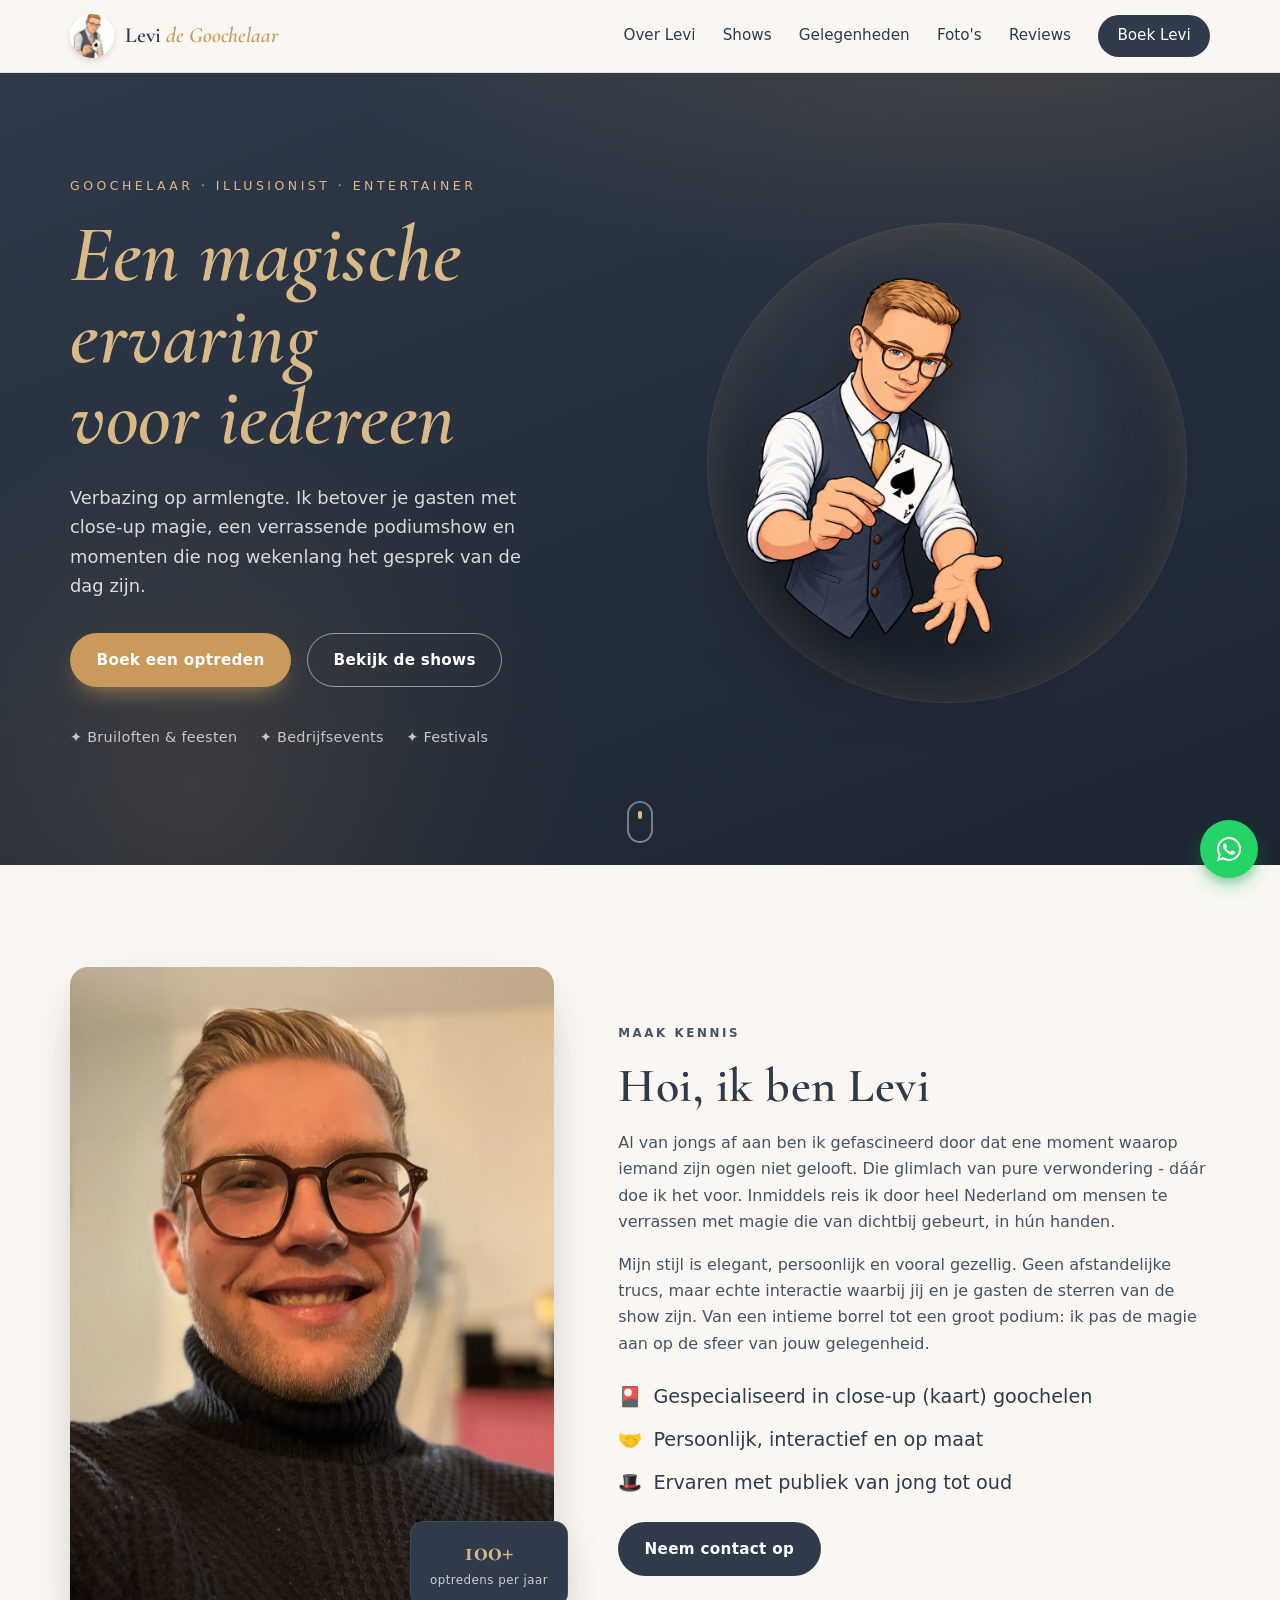
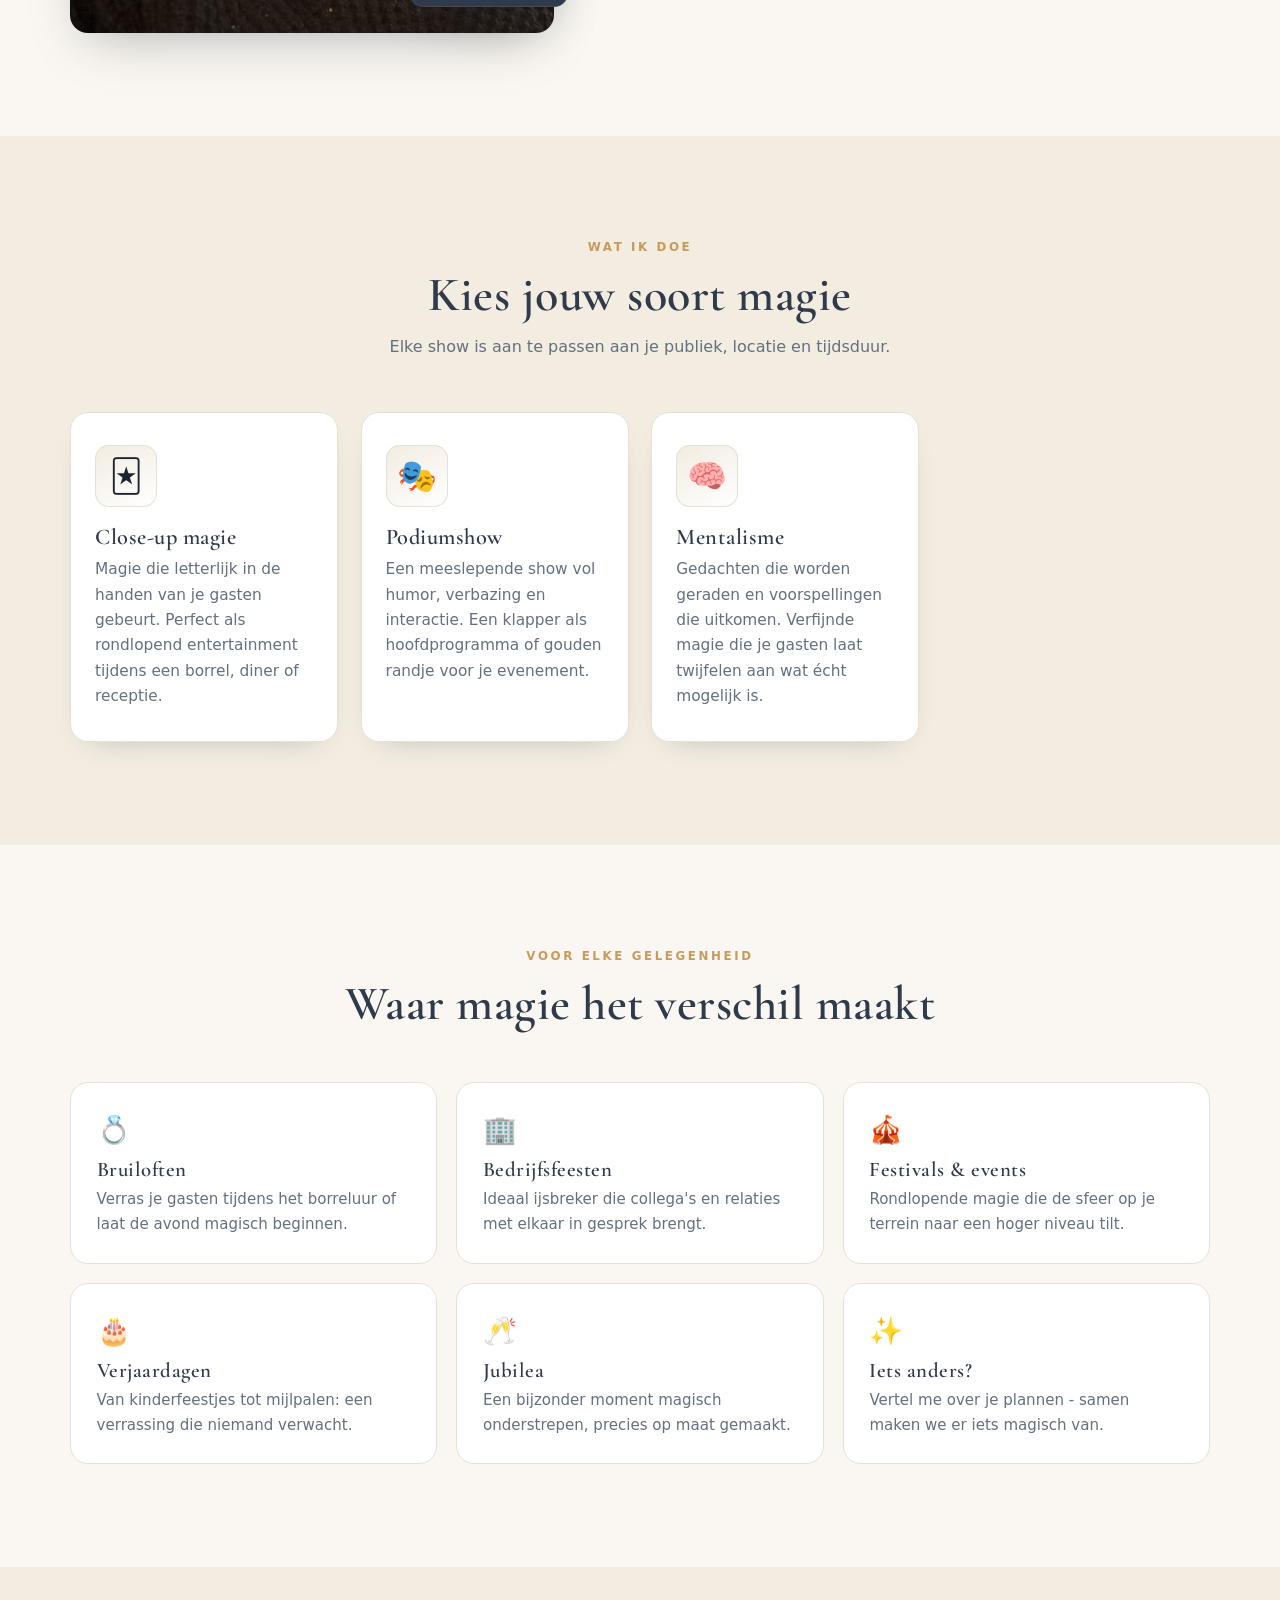
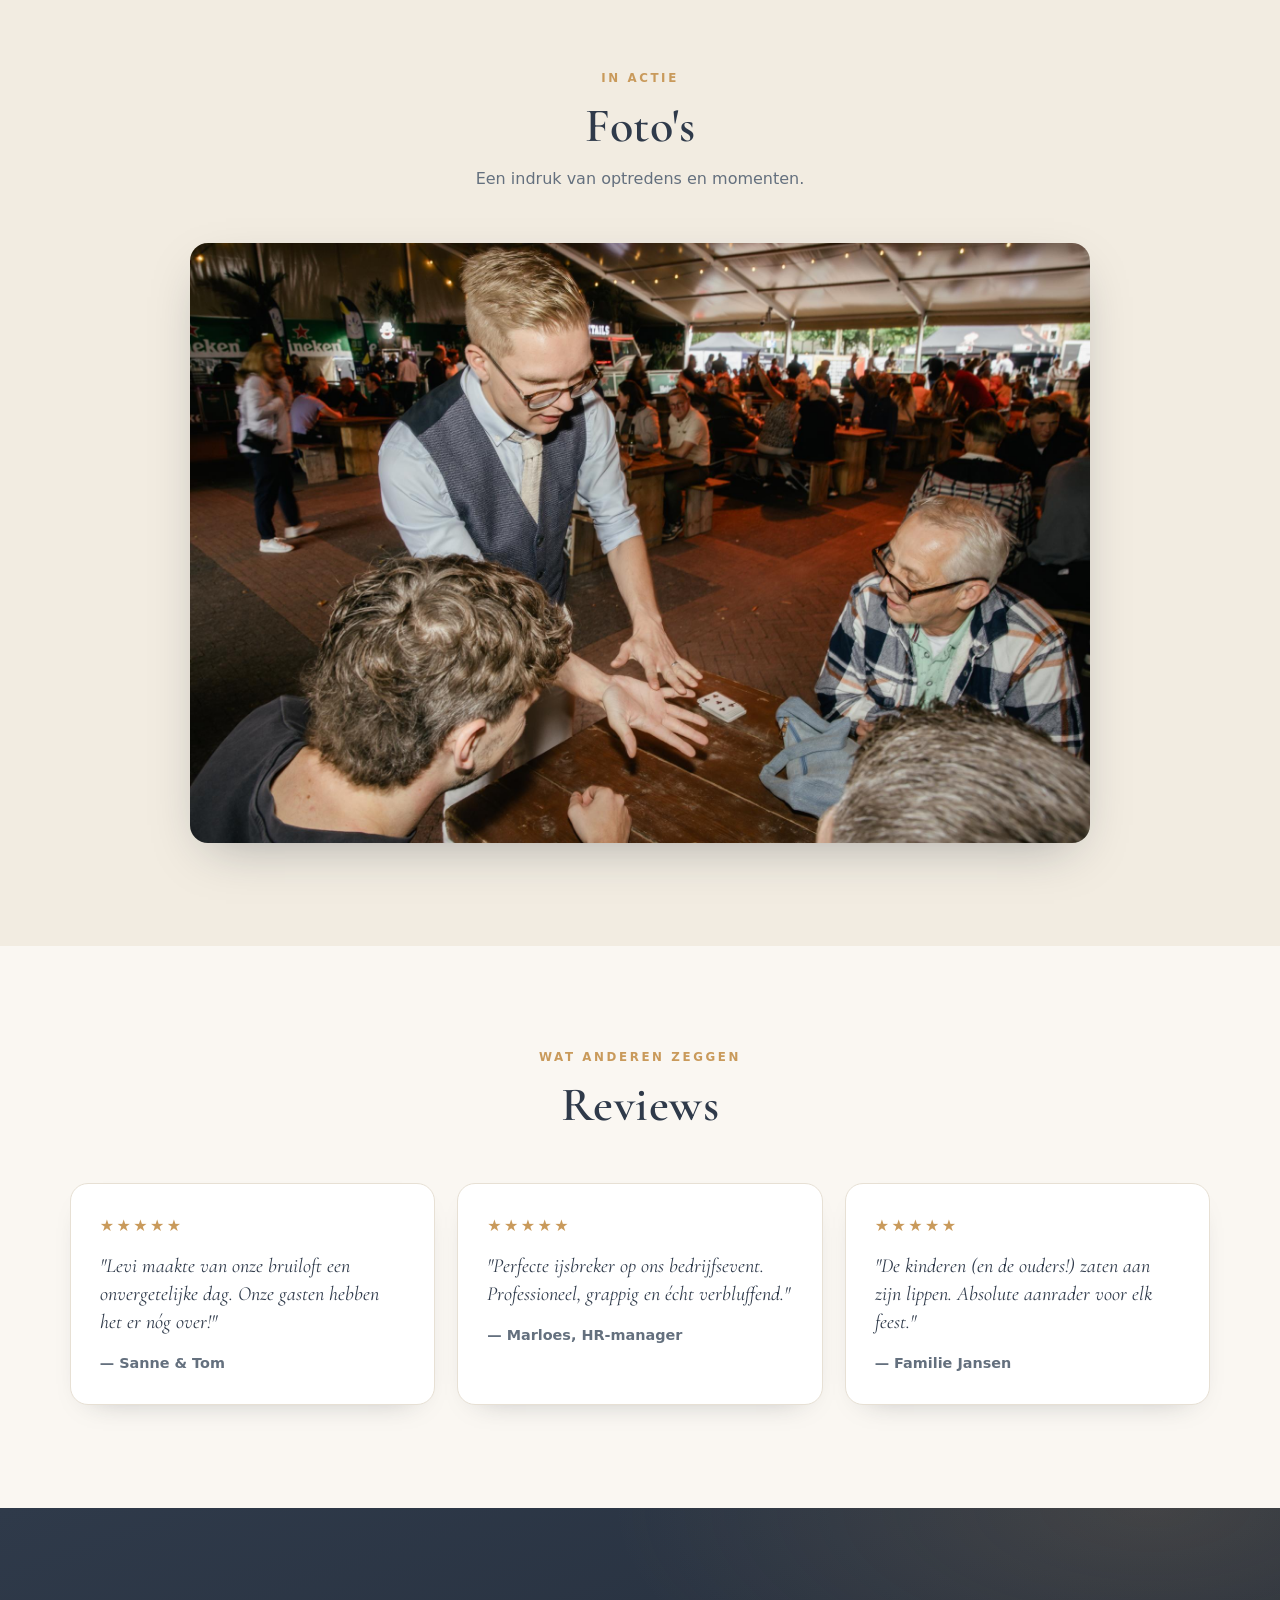
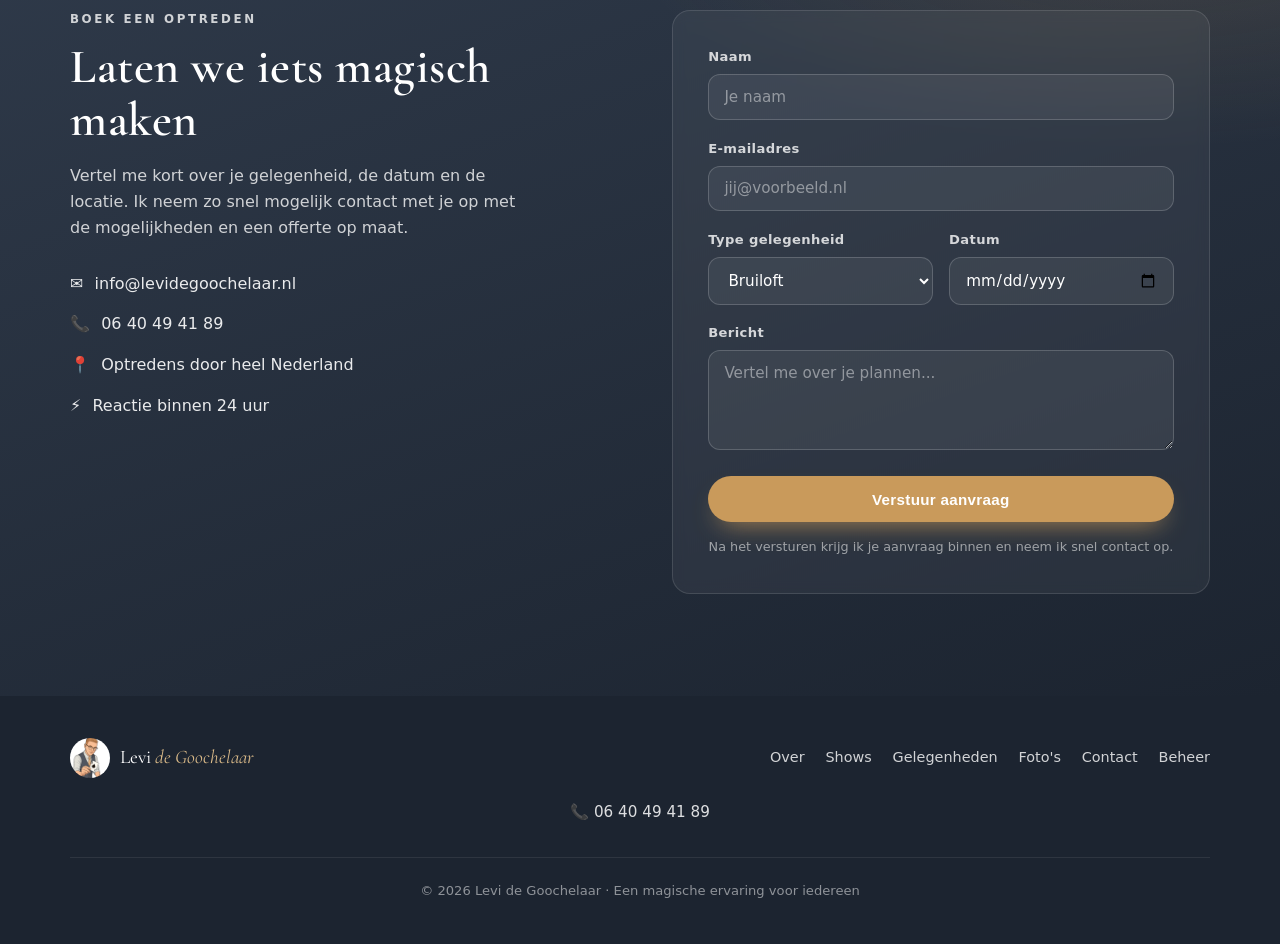
<file: index.html>
<!DOCTYPE html>
<html lang="nl">
<head>
  <meta charset="UTF-8" />
  <meta name="viewport" content="width=device-width, initial-scale=1.0" />
  <title>Levi de Goochelaar — Een magische ervaring voor iedereen</title>
  <meta name="description" content="Levi de Goochelaar verzorgt verbluffende close-up magie, podiumshows en kindershows voor bruiloften, bedrijfsfeesten, festivals en verjaardagen. Boek een magische ervaring!" />
  <meta name="theme-color" content="#2f3a4a" />

  <!-- Open Graph / social -->
  <meta property="og:type" content="website" />
  <meta property="og:title" content="Levi de Goochelaar — Een magische ervaring voor iedereen" />
  <meta property="og:description" content="Verbluffende close-up magie, podiumshows en kindershows voor elke gelegenheid." />
  <meta property="og:image" content="assets/img/logo-square.png" />
  <meta property="og:url" content="https://levidegoochelaar.nl" />
  <meta name="twitter:card" content="summary_large_image" />

  <link rel="canonical" href="https://levidegoochelaar.nl" />
  <link rel="preconnect" href="https://fonts.googleapis.com" />
  <link rel="preconnect" href="https://fonts.gstatic.com" crossorigin />
  <link href="https://fonts.googleapis.com/css2?family=Cormorant+Garamond:ital,wght@0,500;0,600;1,500;1,600&display=swap" rel="stylesheet" />
  <link rel="icon" type="image/png" sizes="32x32" href="assets/img/favicon-32.png" />
  <link rel="apple-touch-icon" href="assets/img/favicon-180.png" />
  <link rel="stylesheet" href="styles.css" />
  <script>document.documentElement.className += " js";</script>

  <!-- Structured data for search engines -->
  <script type="application/ld+json">
  {
    "@context": "https://schema.org",
    "@type": "Person",
    "name": "Levi de Goochelaar",
    "jobTitle": "Goochelaar",
    "description": "Goochelaar gespecialiseerd in close-up magie, podiumshows en kindershows.",
    "url": "https://levidegoochelaar.nl",
    "areaServed": "Nederland",
    "knowsAbout": ["Close-up magie", "Podiumshow", "Kindershow", "Mentalisme"]
  }
  </script>
</head>
<body>

  <!-- NAVIGATION -->
  <header class="nav" id="top">
    <div class="nav__inner">
      <a class="nav__brand" href="#top" aria-label="Levi de Goochelaar — naar boven">
        <img src="assets/img/favicon-180.png" alt="" class="nav__logo" width="44" height="44" />
        <span class="nav__name">Levi <em>de Goochelaar</em></span>
      </a>

      <button class="nav__toggle" id="navToggle" aria-label="Menu openen" aria-expanded="false">
        <span></span><span></span><span></span>
      </button>

      <nav class="nav__menu" id="navMenu">
        <a href="#over">Over Levi</a>
        <a href="#shows">Shows</a>
        <a href="#gelegenheden">Gelegenheden</a>
        <a href="#fotos">Foto's</a>
        <a href="#reviews">Reviews</a>
        <a href="#contact" class="nav__cta">Boek Levi</a>
      </nav>
    </div>
  </header>

  <!-- HERO -->
  <section class="hero">
    <div class="hero__glow" aria-hidden="true"></div>
    <div class="hero__inner">
      <div class="hero__text">
        <p class="hero__eyebrow" data-cms="hero.eyebrow">Goochelaar &middot; Illusionist &middot; Entertainer</p>
        <h1 class="hero__title"><span data-cms="hero.titleTop">Een magische ervaring</span><br><span data-cms="hero.titleBottom">voor iedereen</span></h1>
        <p class="hero__lead" data-cms="hero.lead">
          Verbazing op armlengte. Ik betover je gasten met close-up magie, een verrassende
          podiumshow en momenten die nog wekenlang het gesprek van de dag zijn.
        </p>
        <div class="hero__actions">
          <a href="#contact" class="btn btn--gold" data-cms="hero.ctaPrimary">Boek een optreden</a>
          <a href="#shows" class="btn btn--ghost" data-cms="hero.ctaSecondary">Bekijk de shows</a>
        </div>
        <ul class="hero__badges">
          <li>✦ Bruiloften &amp; feesten</li>
          <li>✦ Bedrijfsevents</li>
          <li>✦ Festivals</li>
        </ul>
      </div>
      <div class="hero__art">
        <div class="hero__disc" aria-hidden="true"></div>
        <img src="assets/img/levi-figure.png" alt="Illustratie van Levi de Goochelaar met een schoppenaas" class="hero__figure" width="500" height="500" data-cms="hero.figure" />
      </div>
    </div>
    <a href="#over" class="hero__scroll" aria-label="Scroll naar beneden">
      <span></span>
    </a>
  </section>

  <!-- OVER LEVI -->
  <section class="section" id="over">
    <div class="wrap over">
      <div class="over__media reveal">
        <img src="assets/img/levi-portret.jpg" alt="Portret van Levi" width="500" height="666" data-cms="about.portrait" />
        <div class="over__badge">
          <strong data-cms="about.badgeNumber">100+</strong>
          <span data-cms="about.badgeLabel">optredens per jaar</span>
        </div>
      </div>
      <div class="over__text reveal">
        <p class="eyebrow" data-cms="about.eyebrow">Maak kennis</p>
        <h2 data-cms="about.heading">Hoi, ik ben Levi</h2>
        <p data-cms="about.p1">
          Al van jongs af aan ben ik gefascineerd door dat ene moment waarop iemand zijn ogen
          niet gelooft. Die glimlach van pure verwondering — dáár doe ik het voor. Inmiddels reis
          ik door heel Nederland om mensen te verrassen met magie die van dichtbij gebeurt, in
          hún handen.
        </p>
        <p data-cms="about.p2">
          Mijn stijl is elegant, persoonlijk en vooral gezellig. Geen afstandelijke trucs, maar
          echte interactie waarbij jij en je gasten de sterren van de show zijn. Van een intieme
          borrel tot een groot podium: ik pas de magie aan op de sfeer van jouw gelegenheid.
        </p>
        <ul class="over__list">
          <li><span>🎴</span> <span data-cms="about.list.0">Gespecialiseerd in close-up kaart- &amp; muntmagie</span></li>
          <li><span>🤝</span> <span data-cms="about.list.1">Persoonlijk, interactief en op maat</span></li>
          <li><span>🎩</span> <span data-cms="about.list.2">Ervaren met publiek van jong tot oud</span></li>
        </ul>
        <a href="#contact" class="btn btn--dark">Neem contact op</a>
      </div>
    </div>
  </section>

  <!-- SHOWS -->
  <section class="section section--tint" id="shows">
    <div class="wrap">
      <div class="section__head reveal">
        <p class="eyebrow" data-cms="shows.eyebrow">Wat ik doe</p>
        <h2 data-cms="shows.heading">Kies jouw soort magie</h2>
        <p class="section__sub" data-cms="shows.sub">Elke show is aan te passen aan je publiek, locatie en tijdsduur.</p>
      </div>
      <div class="cards" id="showsList">
        <article class="card reveal">
          <div class="card__icon">🃏</div>
          <h3 data-cms="shows.items.0.title">Close-up magie</h3>
          <p data-cms="shows.items.0.text">
            Magie die letterlijk in de handen van je gasten gebeurt. Perfect als rondlopend
            entertainment tijdens een borrel, diner of receptie.
          </p>
        </article>
        <article class="card reveal">
          <div class="card__icon">🎭</div>
          <h3 data-cms="shows.items.1.title">Podiumshow</h3>
          <p data-cms="shows.items.1.text">
            Een meeslepende show vol humor, verbazing en interactie. Een klapper als
            hoofdprogramma of gouden randje voor je evenement.
          </p>
        </article>
        <article class="card reveal">
          <div class="card__icon">🧠</div>
          <h3 data-cms="shows.items.2.title">Mentalisme</h3>
          <p data-cms="shows.items.2.text">
            Gedachten die worden geraden en voorspellingen die uitkomen. Verfijnde magie die
            je gasten laat twijfelen aan wat écht mogelijk is.
          </p>
        </article>
        <article class="card reveal">
          <div class="card__icon">🎈</div>
          <h3 data-cms="shows.items.3.title">Kindershow</h3>
          <p data-cms="shows.items.3.text">
            Vrolijke, interactieve magie op kinderhoogte. Lachen, meedoen en ogen die groot
            worden van verbazing — een onvergetelijk feestje.
          </p>
        </article>
      </div>
    </div>
  </section>

  <!-- GELEGENHEDEN -->
  <section class="section" id="gelegenheden">
    <div class="wrap">
      <div class="section__head reveal">
        <p class="eyebrow" data-cms="occasions.eyebrow">Voor elke gelegenheid</p>
        <h2 data-cms="occasions.heading">Waar magie het verschil maakt</h2>
      </div>
      <div class="occasions" id="occasionsList">
        <div class="occasion reveal"><span>💍</span><h3 data-cms="occasions.items.0.title">Bruiloften</h3><p data-cms="occasions.items.0.text">Verras je gasten tijdens het borreluur of laat de avond magisch beginnen.</p></div>
        <div class="occasion reveal"><span>🏢</span><h3 data-cms="occasions.items.1.title">Bedrijfsfeesten</h3><p data-cms="occasions.items.1.text">Ideaal ijsbreker die collega's en relaties met elkaar in gesprek brengt.</p></div>
        <div class="occasion reveal"><span>🎪</span><h3 data-cms="occasions.items.2.title">Festivals &amp; events</h3><p data-cms="occasions.items.2.text">Rondlopende magie die de sfeer op je terrein naar een hoger niveau tilt.</p></div>
        <div class="occasion reveal"><span>🎂</span><h3 data-cms="occasions.items.3.title">Verjaardagen</h3><p data-cms="occasions.items.3.text">Van kinderfeestjes tot mijlpalen: een verrassing die niemand verwacht.</p></div>
        <div class="occasion reveal"><span>🥂</span><h3 data-cms="occasions.items.4.title">Jubilea</h3><p data-cms="occasions.items.4.text">Een bijzonder moment magisch onderstrepen, precies op maat gemaakt.</p></div>
        <div class="occasion reveal"><span>✨</span><h3 data-cms="occasions.items.5.title">Iets anders?</h3><p data-cms="occasions.items.5.text">Vertel me over je plannen — samen maken we er iets magisch van.</p></div>
      </div>
    </div>
  </section>

  <!-- FOTO'S -->
  <section class="section section--tint" id="fotos">
    <div class="wrap">
      <div class="section__head reveal">
        <p class="eyebrow" data-cms="gallery.eyebrow">In actie</p>
        <h2 data-cms="gallery.heading">Foto's</h2>
        <p class="section__sub" data-cms="gallery.sub">Een indruk van optredens en momenten.</p>
      </div>
      <div class="gallery" id="gallery">
        <figure class="gallery__item gallery__item--tall reveal">
          <img src="assets/img/event-trio.jpg" alt="Levi in driedelig pak met twee anderen" loading="lazy" />
        </figure>
        <figure class="gallery__item reveal">
          <img src="assets/img/event-piano.jpg" alt="Levi speelt piano tijdens een event" loading="lazy" />
        </figure>
        <figure class="gallery__item reveal">
          <img src="assets/img/logo-square.png" alt="Levi de Goochelaar logo" loading="lazy" />
        </figure>
        <figure class="gallery__item reveal">
          <img src="assets/img/levi-portret.jpg" alt="Portret van Levi" loading="lazy" />
        </figure>
      </div>
    </div>
  </section>

  <!-- REVIEWS -->
  <section class="section" id="reviews">
    <div class="wrap">
      <div class="section__head reveal">
        <p class="eyebrow" data-cms="reviews.eyebrow">Wat anderen zeggen</p>
        <h2 data-cms="reviews.heading">Reviews</h2>
      </div>
      <div class="reviews">
        <blockquote class="review reveal">
          <div class="review__stars">★★★★★</div>
          <p data-cms="reviews.items.0.quote">"Levi maakte van onze bruiloft een onvergetelijke dag. Onze gasten hebben het er nóg over!"</p>
          <cite data-cms="reviews.items.0.author">— Sanne &amp; Tom</cite>
        </blockquote>
        <blockquote class="review reveal">
          <div class="review__stars">★★★★★</div>
          <p data-cms="reviews.items.1.quote">"Perfecte ijsbreker op ons bedrijfsevent. Professioneel, grappig en écht verbluffend."</p>
          <cite data-cms="reviews.items.1.author">— Marloes, HR-manager</cite>
        </blockquote>
        <blockquote class="review reveal">
          <div class="review__stars">★★★★★</div>
          <p data-cms="reviews.items.2.quote">"De kinderen (en de ouders!) zaten aan zijn lippen. Absolute aanrader voor elk feest."</p>
          <cite data-cms="reviews.items.2.author">— Familie Jansen</cite>
        </blockquote>
      </div>
    </div>
  </section>

  <!-- CONTACT -->
  <section class="section section--dark" id="contact">
    <div class="wrap contact">
      <div class="contact__intro reveal">
        <p class="eyebrow eyebrow--light" data-cms="contact.eyebrow">Boek een optreden</p>
        <h2 data-cms="contact.heading">Laten we iets magisch maken</h2>
        <p data-cms="contact.intro">
          Vertel me kort over je gelegenheid, de datum en de locatie. Ik neem zo snel mogelijk
          contact met je op met de mogelijkheden en een offerte op maat.
        </p>
        <ul class="contact__details">
          <li><span>✉️</span> <a href="mailto:info@levidegoochelaar.nl" data-cms="contact.email" data-cms-email>info@levidegoochelaar.nl</a></li>
          <li><span>📞</span> <a href="tel:0640494189" data-cms="contact.phone" data-cms-phone>06 40 49 41 89</a></li>
          <li><span>📍</span> <span data-cms="contact.detailLocation">Optredens door heel Nederland</span></li>
          <li><span>⚡</span> <span data-cms="contact.detailResponse">Reactie binnen 24 uur</span></li>
        </ul>
      </div>

      <form class="contact__form reveal" id="contactForm" name="contact" method="POST" data-netlify="true" netlify-honeypot="bot-field" action="/bedankt.html">
        <!-- Nodig voor Netlify Forms -->
        <input type="hidden" name="form-name" value="contact" />
        <!-- Spam-val: mensen zien dit niet, bots vullen het in en worden geweigerd -->
        <p style="display:none;">
          <label>Niet invullen: <input name="bot-field" /></label>
        </p>
        <div class="field">
          <label for="naam">Naam</label>
          <input type="text" id="naam" name="Naam" required placeholder="Je naam" />
        </div>
        <div class="field">
          <label for="email">E-mailadres</label>
          <input type="email" id="email" name="Email" required placeholder="jij@voorbeeld.nl" />
        </div>
        <div class="field field--row">
          <div>
            <label for="soort">Type gelegenheid</label>
            <select id="soort" name="Gelegenheid">
              <option>Bruiloft</option>
              <option>Bedrijfsfeest</option>
              <option>Festival / event</option>
              <option>Verjaardag</option>
              <option>Jubileum</option>
              <option>Anders</option>
            </select>
          </div>
          <div>
            <label for="datum">Datum</label>
            <input type="date" id="datum" name="Datum" />
          </div>
        </div>
        <div class="field">
          <label for="bericht">Bericht</label>
          <textarea id="bericht" name="Bericht" rows="4" placeholder="Vertel me over je plannen..."></textarea>
        </div>
        <button type="submit" class="btn btn--gold btn--full">Verstuur aanvraag</button>
        <p class="contact__hint">Na het versturen krijg ik je aanvraag binnen en neem ik snel contact op.</p>
      </form>
    </div>
  </section>

  <!-- FOOTER -->
  <footer class="footer">
    <div class="wrap footer__inner">
      <div class="footer__brand">
        <img src="assets/img/favicon-180.png" alt="" width="40" height="40" />
        <span>Levi <em>de Goochelaar</em></span>
      </div>
      <nav class="footer__links">
        <a href="#over">Over</a>
        <a href="#shows">Shows</a>
        <a href="#gelegenheden">Gelegenheden</a>
        <a href="#fotos">Foto's</a>
        <a href="#contact">Contact</a>
        <a href="/admin/" class="footer__admin">Beheer</a>
      </nav>
      <p class="footer__contact"><span aria-hidden="true">📞</span> <a href="tel:0640494189" data-cms="contact.phone" data-cms-phone>06 40 49 41 89</a></p>
      <p class="footer__copy">&copy; <span id="year"></span> Levi de Goochelaar &middot; Een magische ervaring voor iedereen</p>
    </div>
  </footer>

  <!-- Zwevende WhatsApp-knop -->
  <a href="https://wa.me/31640494189" class="wa-float" target="_blank" rel="noopener" aria-label="Stuur een WhatsApp-bericht naar Levi" data-wa>
    <svg viewBox="0 0 32 32" width="30" height="30" aria-hidden="true" focusable="false">
      <path fill="currentColor" d="M16.003 3.2c-7.06 0-12.8 5.74-12.8 12.8 0 2.257.59 4.46 1.712 6.4L3.2 28.8l6.57-1.68a12.74 12.74 0 006.233 1.615h.005c7.06 0 12.8-5.74 12.8-12.8 0-3.42-1.332-6.635-3.75-9.052A12.71 12.71 0 0016.003 3.2zm0 23.36h-.004a10.6 10.6 0 01-5.4-1.48l-.387-.23-4.003 1.023 1.07-3.9-.252-.4a10.56 10.56 0 01-1.62-5.633c0-5.867 4.774-10.64 10.646-10.64a10.57 10.57 0 017.524 3.12 10.57 10.57 0 013.117 7.526c0 5.868-4.775 10.642-10.64 10.642zm5.836-7.97c-.32-.16-1.892-.933-2.185-1.04-.293-.107-.507-.16-.72.16-.213.32-.826 1.04-1.013 1.253-.187.213-.373.24-.693.08-.32-.16-1.35-.498-2.573-1.588-.95-.848-1.593-1.895-1.78-2.215-.187-.32-.02-.493.14-.652.144-.143.32-.373.48-.56.16-.187.213-.32.32-.533.107-.213.053-.4-.027-.56-.08-.16-.72-1.735-.986-2.375-.26-.624-.524-.54-.72-.55l-.613-.01c-.213 0-.56.08-.853.4-.293.32-1.12 1.094-1.12 2.669 0 1.575 1.147 3.096 1.307 3.31.16.213 2.256 3.445 5.466 4.83.764.33 1.36.527 1.824.674.767.244 1.464.21 2.016.127.615-.092 1.892-.773 2.16-1.52.267-.747.267-1.387.187-1.52-.08-.133-.293-.213-.613-.373z"/>
    </svg>
  </a>

  <!-- Verborgen hulpformulier: zorgt dat Netlify het contactformulier altijd
       herkent bij een deploy (officieel aanbevolen). Wordt nooit getoond of verstuurd. -->
  <form name="contact" netlify netlify-honeypot="bot-field" hidden>
    <input type="text" name="Naam" />
    <input type="email" name="Email" />
    <input type="text" name="Gelegenheid" />
    <input type="date" name="Datum" />
    <textarea name="Bericht"></textarea>
  </form>

  <!-- Netlify Identity: nodig voor het inloggen op /admin -->
  <script src="https://identity.netlify.com/v1/netlify-identity-widget.js"></script>
  <script>
    if (window.netlifyIdentity) {
      window.netlifyIdentity.on("init", function (user) {
        if (!user) {
          window.netlifyIdentity.on("login", function () {
            document.location.href = "/admin/";
          });
        }
      });
    }
  </script>
  <script src="script.js"></script>
</body>
</html>
</file>
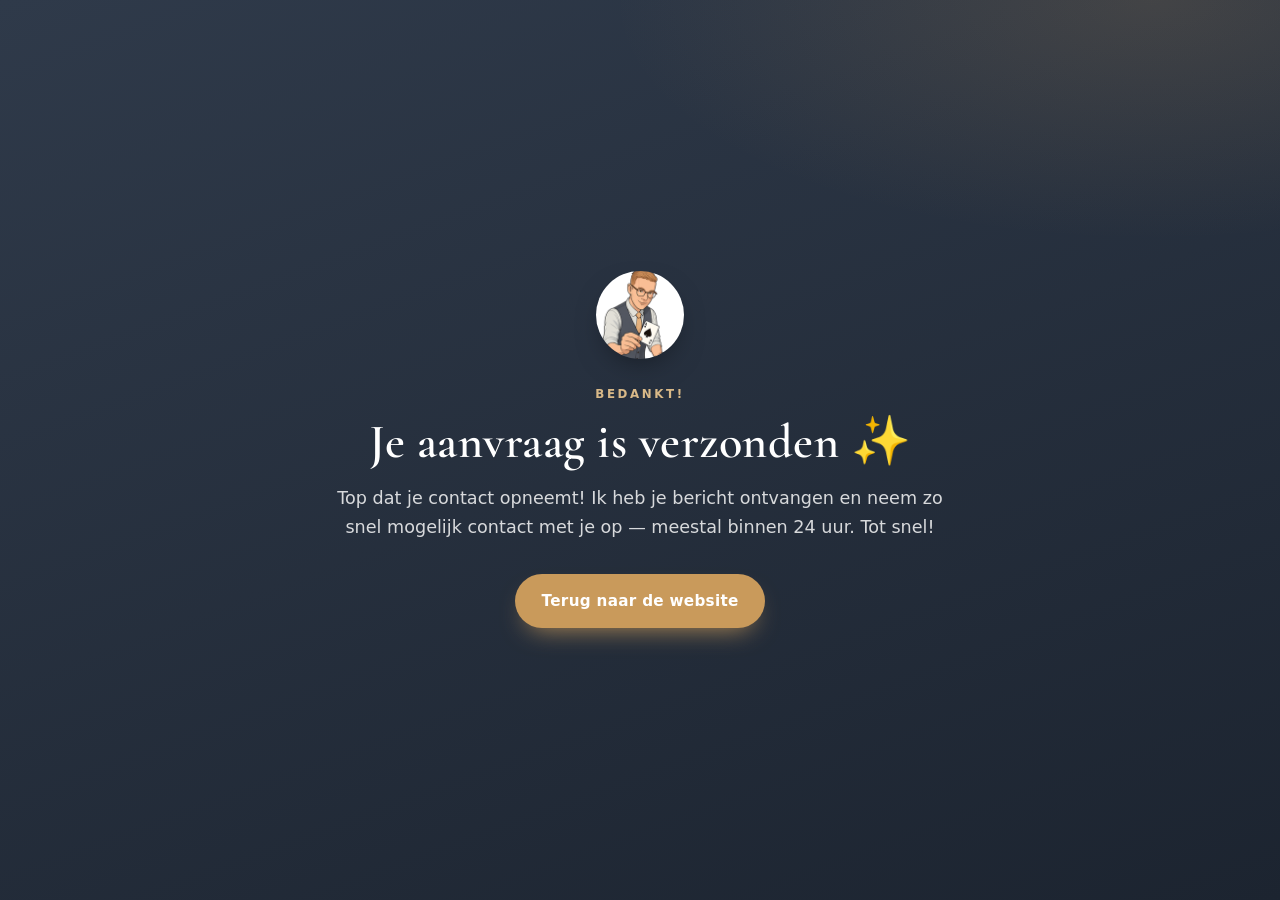
<file: bedankt.html>
<!DOCTYPE html>
<html lang="nl">
<head>
  <meta charset="UTF-8" />
  <meta name="viewport" content="width=device-width, initial-scale=1.0" />
  <title>Bedankt voor je aanvraag — Levi de Goochelaar</title>
  <meta name="robots" content="noindex" />
  <meta name="theme-color" content="#2f3a4a" />
  <link rel="preconnect" href="https://fonts.googleapis.com" />
  <link rel="preconnect" href="https://fonts.gstatic.com" crossorigin />
  <link href="https://fonts.googleapis.com/css2?family=Cormorant+Garamond:ital,wght@0,500;0,600;1,500;1,600&display=swap" rel="stylesheet" />
  <link rel="icon" type="image/png" sizes="32x32" href="assets/img/favicon-32.png" />
  <link rel="apple-touch-icon" href="assets/img/favicon-180.png" />
  <link rel="stylesheet" href="styles.css" />
</head>
<body>
  <section class="section section--dark" style="min-height: 100vh; display: grid; place-items: center;">
    <div class="wrap" style="max-width: 620px; text-align: center;">
      <img src="assets/img/favicon-180.png" alt="Levi de Goochelaar" width="88" height="88" style="border-radius: 50%; margin: 0 auto 1.6rem; box-shadow: 0 12px 30px -12px rgba(0,0,0,.5);" />
      <p class="eyebrow eyebrow--light">Bedankt!</p>
      <h1 style="font-size: clamp(2rem, 5vw, 3rem); margin-bottom: 1rem;">Je aanvraag is verzonden ✨</h1>
      <p style="color: rgba(255,255,255,.82); font-size: 1.1rem; margin-bottom: 2rem;">
        Top dat je contact opneemt! Ik heb je bericht ontvangen en neem zo snel
        mogelijk contact met je op — meestal binnen 24 uur. Tot snel!
      </p>
      <a href="/" class="btn btn--gold">Terug naar de website</a>
    </div>
  </section>
</body>
</html>
</file>
<file: styles.css>
/* ===== Levi de Goochelaar — styles ===== */
:root {
  --ink:        #1c2430;
  --charcoal:   #2f3a4a;
  --charcoal-2: #3a4657;
  --gold:       #c99a5b;
  --gold-soft:  #d9b988;
  --cream:      #faf7f2;
  --cream-2:    #f2ece1;
  --paper:      #ffffff;
  --muted:      #64707e;
  --line:       #e7e0d4;
  --shadow:     0 18px 50px -18px rgba(28, 36, 48, .35);
  --radius:     18px;
  --serif:      "Cormorant Garamond", "Georgia", "Times New Roman", serif;
  --sans:       "Segoe UI", system-ui, -apple-system, "Helvetica Neue", Arial, sans-serif;
}

* { box-sizing: border-box; margin: 0; padding: 0; }
html { scroll-behavior: smooth; }
body {
  font-family: var(--sans);
  color: var(--ink);
  background: var(--cream);
  line-height: 1.65;
  -webkit-font-smoothing: antialiased;
  overflow-x: hidden;
}
img { max-width: 100%; display: block; }
a { color: inherit; text-decoration: none; }

h1, h2, h3 { font-family: var(--serif); font-weight: 600; line-height: 1.1; letter-spacing: .5px; }

.wrap { width: min(1140px, 92vw); margin: 0 auto; }
.section { padding: clamp(3.5rem, 8vw, 7rem) 0; }
.section--tint { background: var(--cream-2); }

.eyebrow {
  text-transform: uppercase;
  letter-spacing: .22em;
  font-size: .74rem;
  font-weight: 700;
  color: var(--gold);
  margin-bottom: .7rem;
}
.eyebrow--light { color: var(--gold-soft); }

.section__head { text-align: center; max-width: 640px; margin: 0 auto clamp(2rem, 4vw, 3.2rem); }
.section__head h2 { font-size: clamp(2rem, 4.4vw, 3rem); color: var(--charcoal); }
.section__sub { color: var(--muted); margin-top: .8rem; }

/* ===== Buttons ===== */
.btn {
  display: inline-block;
  padding: .85rem 1.6rem;
  border-radius: 999px;
  font-weight: 600;
  font-size: .95rem;
  letter-spacing: .02em;
  cursor: pointer;
  border: 1.5px solid transparent;
  transition: transform .2s ease, box-shadow .2s ease, background .2s ease, color .2s ease;
  will-change: transform;
}
.btn:hover { transform: translateY(-2px); }
.btn--gold { background: var(--gold); color: #fff; box-shadow: 0 12px 26px -12px rgba(201,154,91,.9); }
.btn--gold:hover { background: #bd8c4b; }
.btn--ghost { border-color: rgba(255,255,255,.5); color: #fff; }
.btn--ghost:hover { background: rgba(255,255,255,.12); }
.btn--dark { background: var(--charcoal); color: #fff; }
.btn--dark:hover { background: var(--ink); }
.btn--full { width: 100%; text-align: center; }

/* ===== Navigation ===== */
.nav {
  position: sticky; top: 0; z-index: 50;
  background: rgba(250,247,242,.85);
  backdrop-filter: blur(10px);
  border-bottom: 1px solid var(--line);
  transition: box-shadow .3s ease;
}
.nav.is-scrolled { box-shadow: 0 6px 24px -18px rgba(0,0,0,.5); }
.nav__inner { width: min(1140px, 92vw); margin: 0 auto; display: flex; align-items: center; justify-content: space-between; height: 72px; }
.nav__brand { display: flex; align-items: center; gap: .7rem; }
.nav__logo { border-radius: 50%; box-shadow: 0 4px 12px -6px rgba(0,0,0,.4); }
.nav__name { font-family: var(--serif); font-size: 1.35rem; color: var(--charcoal); font-weight: 600; }
.nav__name em { color: var(--gold); font-style: italic; }
.nav__menu { display: flex; align-items: center; gap: 1.7rem; }
.nav__menu a { font-size: .95rem; font-weight: 500; color: var(--charcoal); transition: color .2s; }
.nav__menu a:hover { color: var(--gold); }
.nav__cta {
  background: var(--charcoal); color: #fff !important;
  padding: .55rem 1.2rem; border-radius: 999px;
  transition: background .2s ease, transform .2s ease;
}
.nav__cta:hover { background: var(--gold); transform: translateY(-1px); }
.nav__toggle { display: none; flex-direction: column; gap: 5px; background: none; border: 0; cursor: pointer; padding: 6px; }
.nav__toggle span { width: 26px; height: 2px; background: var(--charcoal); border-radius: 2px; transition: .3s; }

/* ===== Hero ===== */
.hero {
  position: relative;
  background:
    radial-gradient(1200px 500px at 80% -10%, rgba(201,154,91,.18), transparent 60%),
    linear-gradient(160deg, var(--charcoal) 0%, var(--ink) 100%);
  color: #fff;
  overflow: hidden;
  isolation: isolate;
}
.hero__glow {
  position: absolute; inset: 0;
  background: radial-gradient(600px 600px at 15% 90%, rgba(201,154,91,.14), transparent 65%);
  z-index: -1;
}
.hero__inner {
  width: min(1140px, 92vw); margin: 0 auto;
  display: grid; grid-template-columns: 1.05fr .95fr; align-items: center; gap: 2rem;
  padding: clamp(3rem, 7vw, 6rem) 0 clamp(4rem, 8vw, 7rem);
  min-height: 88vh;
}
.hero__eyebrow { text-transform: uppercase; letter-spacing: .28em; font-size: .78rem; color: var(--gold-soft); margin-bottom: 1.1rem; }
.hero__title { font-size: clamp(2.7rem, 6.4vw, 5rem); line-height: 1.02; }
.hero__title span { color: var(--gold-soft); font-style: italic; }
.hero__lead { margin: 1.5rem 0 2rem; font-size: 1.12rem; color: rgba(255,255,255,.82); max-width: 30rem; }
.hero__actions { display: flex; gap: 1rem; flex-wrap: wrap; }
.hero__badges { list-style: none; display: flex; gap: 1.4rem; flex-wrap: wrap; margin-top: 2.4rem; color: rgba(255,255,255,.72); font-size: .9rem; letter-spacing: .02em; }
.hero__badges li { white-space: nowrap; }

.hero__art { position: relative; display: grid; place-items: center; }
.hero__disc {
  position: absolute; width: min(30rem, 78vw); aspect-ratio: 1; border-radius: 50%;
  background: radial-gradient(circle at 50% 40%, rgba(255,255,255,.10), rgba(255,255,255,0) 62%);
  border: 1px solid rgba(255,255,255,.10);
  box-shadow: inset 0 0 60px rgba(201,154,91,.18);
}
.hero__figure {
  position: relative;
  width: auto; height: auto;
  max-width: min(26rem, 74vw);
  max-height: 30rem;
  object-fit: contain;
  filter: drop-shadow(0 30px 40px rgba(0,0,0,.45));
  animation: floaty 6s ease-in-out infinite;
}
@keyframes floaty { 0%,100% { transform: translateY(0); } 50% { transform: translateY(-14px); } }

.hero__scroll { position: absolute; bottom: 22px; left: 50%; transform: translateX(-50%); width: 26px; height: 42px; border: 2px solid rgba(255,255,255,.4); border-radius: 14px; }
.hero__scroll span { position: absolute; top: 8px; left: 50%; width: 4px; height: 8px; margin-left: -2px; background: var(--gold-soft); border-radius: 2px; animation: scrolldot 1.6s ease-in-out infinite; }
@keyframes scrolldot { 0% { opacity: 0; transform: translateY(0); } 40% { opacity: 1; } 80%,100% { opacity: 0; transform: translateY(14px); } }

/* ===== Over Levi ===== */
.over { display: grid; grid-template-columns: .9fr 1.1fr; gap: clamp(2rem, 5vw, 4.5rem); align-items: center; }
.over__media { position: relative; }
.over__media img { border-radius: var(--radius); box-shadow: var(--shadow); width: 100%; object-fit: cover; }
.over__badge {
  position: absolute; right: -14px; bottom: 26px;
  background: var(--charcoal); color: #fff; border-radius: 14px;
  padding: .9rem 1.2rem; text-align: center; box-shadow: var(--shadow);
  border: 1px solid rgba(255,255,255,.08);
}
.over__badge strong { display: block; font-family: var(--serif); font-size: 1.8rem; color: var(--gold-soft); line-height: 1; }
.over__badge span { font-size: .74rem; letter-spacing: .04em; color: rgba(255,255,255,.75); }
.over__text h2 { font-size: clamp(2rem, 4.4vw, 3rem); color: var(--charcoal); margin-bottom: 1.1rem; }
.over__text p { color: #47525f; margin-bottom: 1rem; }
.over__list { list-style: none; margin: 1.5rem 0; display: grid; gap: .7rem; }
.over__list li { display: flex; align-items: center; gap: .7rem; font-weight: 500; color: var(--charcoal); }
.over__list span { font-size: 1.2rem; }

/* ===== Cards ===== */
.cards { display: grid; grid-template-columns: repeat(4, 1fr); gap: 1.4rem; }
.card {
  background: var(--paper); border: 1px solid var(--line); border-radius: var(--radius);
  padding: 2rem 1.5rem; box-shadow: 0 12px 30px -22px rgba(28,36,48,.4);
  transition: transform .25s ease, box-shadow .25s ease, border-color .25s ease;
}
.card:hover { transform: translateY(-6px); box-shadow: var(--shadow); border-color: var(--gold-soft); }
.card__icon { font-size: 2rem; width: 62px; height: 62px; display: grid; place-items: center; border-radius: 14px; background: linear-gradient(150deg, var(--cream-2), #fff); margin-bottom: 1.1rem; box-shadow: inset 0 0 0 1px var(--line); }
.card h3 { font-size: 1.4rem; color: var(--charcoal); margin-bottom: .5rem; }
.card p { color: var(--muted); font-size: .96rem; }

/* ===== Occasions ===== */
.occasions { display: grid; grid-template-columns: repeat(3, 1fr); gap: 1.2rem; }
.occasion {
  background: var(--paper); border: 1px solid var(--line); border-radius: var(--radius);
  padding: 1.6rem; display: flex; flex-direction: column; gap: .35rem;
  transition: transform .25s ease, box-shadow .25s ease;
}
.occasion:hover { transform: translateY(-4px); box-shadow: var(--shadow); }
.occasion span { font-size: 1.7rem; }
.occasion h3 { font-size: 1.3rem; color: var(--charcoal); }
.occasion p { color: var(--muted); font-size: .94rem; }

/* ===== Gallery ===== */
.gallery { display: grid; grid-template-columns: repeat(4, 1fr); grid-auto-rows: 200px; gap: 1rem; }
.gallery__item { overflow: hidden; border-radius: var(--radius); box-shadow: var(--shadow); margin: 0; }
.gallery__item img { width: 100%; height: 100%; object-fit: cover; transition: transform .5s ease; }
.gallery__item:hover img { transform: scale(1.06); }
.gallery__item--tall { grid-row: span 2; }

/* Eén foto: groot en helder tonen (volledige aandacht, niet bijgesneden) */
.gallery[data-count="1"] { grid-template-columns: 1fr; grid-auto-rows: auto; max-width: 900px; margin-inline: auto; }
.gallery[data-count="1"] .gallery__item img { height: auto; width: 100%; object-fit: contain; max-height: 78vh; }
/* Twee of drie foto's: ruimer, en netjes afbrekend op smalle schermen */
.gallery[data-count="2"] { grid-template-columns: repeat(auto-fit, minmax(280px, 1fr)); grid-auto-rows: 320px; max-width: 960px; margin-inline: auto; }
.gallery[data-count="3"] { grid-template-columns: repeat(auto-fit, minmax(260px, 1fr)); grid-auto-rows: 280px; }

/* ===== Reviews ===== */
.reviews { display: grid; grid-template-columns: repeat(3, 1fr); gap: 1.4rem; }
.review {
  background: var(--paper); border: 1px solid var(--line); border-radius: var(--radius);
  padding: 1.8rem; box-shadow: 0 12px 30px -22px rgba(28,36,48,.4);
}
.review__stars { color: var(--gold); letter-spacing: .15em; margin-bottom: .8rem; }
.review p { font-family: var(--serif); font-size: 1.25rem; font-style: italic; color: var(--charcoal); line-height: 1.4; }
.review cite { display: block; margin-top: 1rem; font-style: normal; font-weight: 600; color: var(--muted); font-size: .9rem; }
.reviews__note { text-align: center; margin-top: 1.6rem; font-size: .82rem; color: var(--muted); opacity: .8; }

/* ===== Contact ===== */
.section--dark {
  background:
    radial-gradient(900px 400px at 90% 0%, rgba(201,154,91,.16), transparent 60%),
    linear-gradient(160deg, var(--charcoal) 0%, var(--ink) 100%);
  color: #fff;
}
.contact { display: grid; grid-template-columns: 1fr 1fr; gap: clamp(2rem, 5vw, 4rem); align-items: start; }
.contact__intro h2 { font-size: clamp(2rem, 4.4vw, 3rem); margin-bottom: 1rem; }
.contact__intro p { color: rgba(255,255,255,.78); max-width: 28rem; }
.contact__details { list-style: none; margin-top: 1.8rem; display: grid; gap: .9rem; }
.contact__details li { display: flex; align-items: center; gap: .7rem; color: rgba(255,255,255,.9); }
.contact__details a:hover { color: var(--gold-soft); }

.contact__form { background: rgba(255,255,255,.05); border: 1px solid rgba(255,255,255,.12); border-radius: var(--radius); padding: clamp(1.4rem, 3vw, 2.2rem); backdrop-filter: blur(6px); }
.field { margin-bottom: 1.1rem; }
.field--row { display: grid; grid-template-columns: 1fr 1fr; gap: 1rem; }
.field label { display: block; font-size: .82rem; font-weight: 600; letter-spacing: .03em; margin-bottom: .4rem; color: rgba(255,255,255,.8); }
.field input, .field select, .field textarea {
  width: 100%; padding: .8rem .95rem; border-radius: 12px;
  border: 1px solid rgba(255,255,255,.18); background: rgba(255,255,255,.06); color: #fff;
  font-family: inherit; font-size: .95rem; transition: border-color .2s, background .2s;
}
.field input::placeholder, .field textarea::placeholder { color: rgba(255,255,255,.45); }
.field input:focus, .field select:focus, .field textarea:focus { outline: none; border-color: var(--gold); background: rgba(255,255,255,.1); }
.field select option { color: #1c2430; }
.field textarea { resize: vertical; }
.contact__hint { text-align: center; font-size: .8rem; color: rgba(255,255,255,.55); margin-top: .9rem; }

/* ===== Footer ===== */
.footer { background: var(--ink); color: rgba(255,255,255,.8); padding: 2.6rem 0; }
.footer__inner { display: flex; align-items: center; justify-content: space-between; gap: 1.4rem; flex-wrap: wrap; }
.footer__brand { display: flex; align-items: center; gap: .6rem; font-family: var(--serif); font-size: 1.2rem; color: #fff; }
.footer__brand img { border-radius: 50%; }
.footer__brand em { color: var(--gold-soft); font-style: italic; }
.footer__links { display: flex; gap: 1.3rem; flex-wrap: wrap; }
.footer__links a { font-size: .9rem; transition: color .2s; }
.footer__links a:hover { color: var(--gold-soft); }
.footer__contact { width: 100%; text-align: center; font-size: .95rem; }
.footer__contact a { color: rgba(255,255,255,.85); font-weight: 500; transition: color .2s; }
.footer__contact a:hover { color: var(--gold-soft); }
.footer__copy { font-size: .82rem; color: rgba(255,255,255,.5); width: 100%; text-align: center; margin-top: .6rem; padding-top: 1.4rem; border-top: 1px solid rgba(255,255,255,.08); }

/* ===== Zwevende WhatsApp-knop ===== */
.wa-float {
  position: fixed; right: 22px; bottom: 22px; z-index: 60;
  width: 58px; height: 58px; border-radius: 50%;
  display: grid; place-items: center;
  background: #25d366; color: #fff;
  box-shadow: 0 10px 26px -8px rgba(37, 211, 102, .7), 0 4px 10px rgba(0,0,0,.2);
  transition: transform .2s ease, box-shadow .2s ease;
}
.wa-float:hover { transform: translateY(-3px) scale(1.05); box-shadow: 0 14px 30px -8px rgba(37, 211, 102, .85), 0 6px 12px rgba(0,0,0,.25); }
.wa-float:active { transform: scale(.97); }
.wa-float svg { display: block; }
@media (max-width: 680px) {
  .wa-float { right: 16px; bottom: 16px; width: 52px; height: 52px; }
  .wa-float svg { width: 27px; height: 27px; }
}
@media (prefers-reduced-motion: reduce) {
  .wa-float, .wa-float:hover { transition: none; transform: none; }
}

/* ===== Reveal animation (only when JS is active) ===== */
.js .reveal { opacity: 0; transform: translateY(26px); transition: opacity .7s ease, transform .7s ease; }
.js .reveal.is-visible { opacity: 1; transform: none; }

/* ===== Responsive ===== */
@media (max-width: 960px) {
  .cards { grid-template-columns: repeat(2, 1fr); }
  .occasions { grid-template-columns: repeat(2, 1fr); }
  .reviews { grid-template-columns: 1fr; max-width: 560px; margin: 0 auto; }
  .hero__inner { grid-template-columns: 1fr; text-align: center; min-height: auto; }
  .hero__text { order: 2; }
  .hero__art { order: 1; }
  .hero__lead { margin-left: auto; margin-right: auto; }
  .hero__actions, .hero__badges { justify-content: center; }
  .over { grid-template-columns: 1fr; }
  .over__media { max-width: 420px; margin: 0 auto; }
  .contact { grid-template-columns: 1fr; }
}
@media (max-width: 680px) {
  .nav__toggle { display: flex; }
  .nav__menu {
    position: absolute; top: 72px; left: 0; right: 0;
    flex-direction: column; align-items: stretch; gap: 0;
    background: var(--cream); border-bottom: 1px solid var(--line);
    padding: .5rem 6vw 1.4rem;
    transform: translateY(-140%); transition: transform .35s ease; box-shadow: var(--shadow);
  }
  .nav__menu.is-open { transform: translateY(0); }
  .nav__menu a { padding: .85rem 0; border-bottom: 1px solid var(--line); }
  .nav__cta { text-align: center; margin-top: .8rem; border-bottom: 0 !important; }
  .cards, .occasions { grid-template-columns: 1fr; }
  .gallery { grid-template-columns: repeat(2, 1fr); grid-auto-rows: 160px; }
  .field--row { grid-template-columns: 1fr; }
  .footer__inner { flex-direction: column; text-align: center; }
}

@media (prefers-reduced-motion: reduce) {
  * { animation: none !important; scroll-behavior: auto; }
  .reveal { opacity: 1; transform: none; transition: none; }
}
</file>
